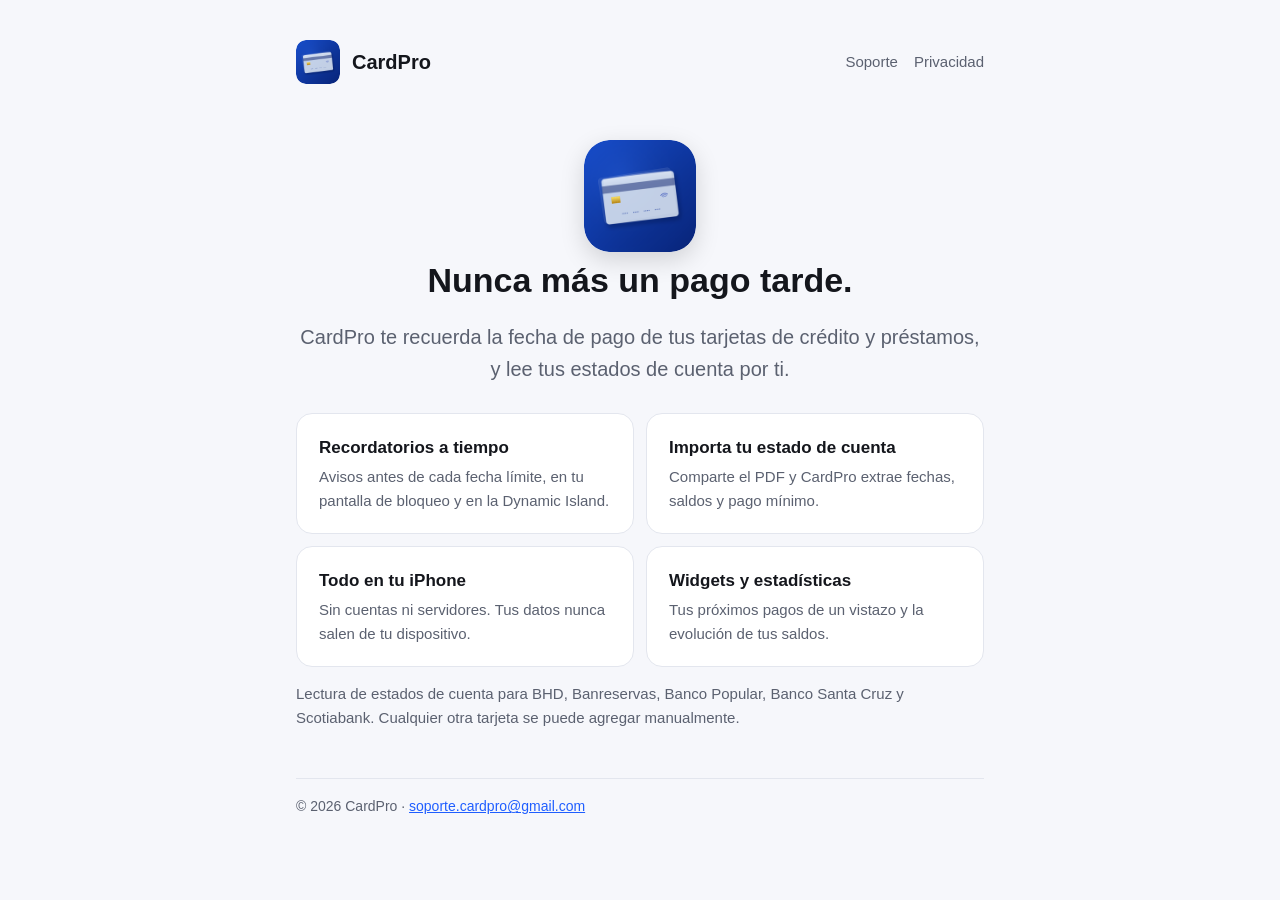
<file: index.html>
<!doctype html><html lang="es"><head><meta charset="utf-8"><meta name="viewport" content="width=device-width,initial-scale=1">
<title>CardPro</title><meta name="description" content="Recordatorios de pago para tus tarjetas de crédito y préstamos. Tus datos se quedan en tu iPhone.">
<link rel="icon" href="./icon.png"><link rel="apple-touch-icon" href="./apple-touch-icon.png"><link rel="stylesheet" href="./style.css"></head>
<body><main><header class="site"><img src="./icon.png" alt=""><a href="./">CardPro</a><nav><a href="./soporte/">Soporte</a><a href="./privacidad/">Privacidad</a></nav></header>
<section class="hero"><img src="icon.png" alt="Ícono de CardPro"><h1>Nunca más un pago tarde.</h1>
<p class="lead">CardPro te recuerda la fecha de pago de tus tarjetas de crédito y préstamos, y lee tus estados de cuenta por ti.</p></section>
<div class="grid">
<div class="card"><h3>Recordatorios a tiempo</h3><p>Avisos antes de cada fecha límite, en tu pantalla de bloqueo y en la Dynamic Island.</p></div>
<div class="card"><h3>Importa tu estado de cuenta</h3><p>Comparte el PDF y CardPro extrae fechas, saldos y pago mínimo.</p></div>
<div class="card"><h3>Todo en tu iPhone</h3><p>Sin cuentas ni servidores. Tus datos nunca salen de tu dispositivo.</p></div>
<div class="card"><h3>Widgets y estadísticas</h3><p>Tus próximos pagos de un vistazo y la evolución de tus saldos.</p></div>
</div>
<p class="muted">Lectura de estados de cuenta para BHD, Banreservas, Banco Popular, Banco Santa Cruz y Scotiabank. Cualquier otra tarjeta se puede agregar manualmente.</p>
<footer>© 2026 CardPro · <a href="mailto:soporte.cardpro@gmail.com">soporte.cardpro@gmail.com</a></footer></main></body></html>
</file>
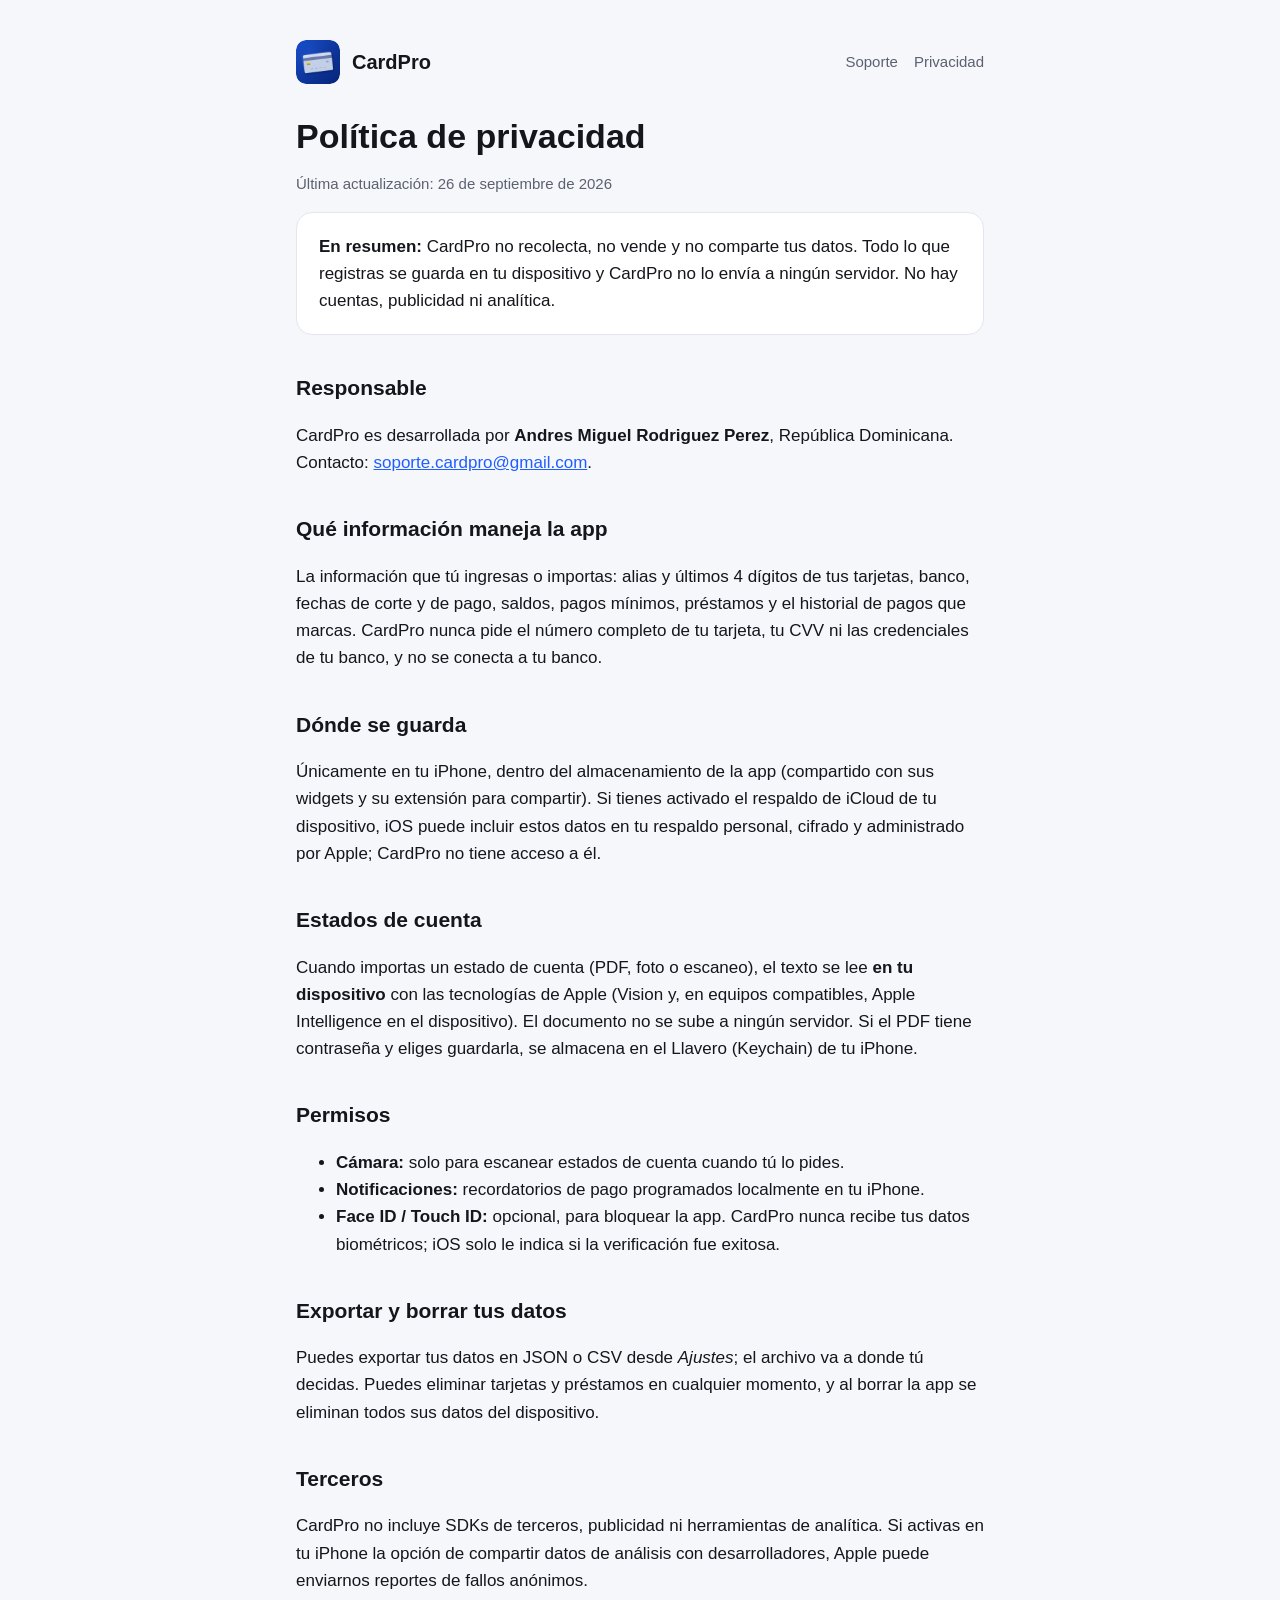
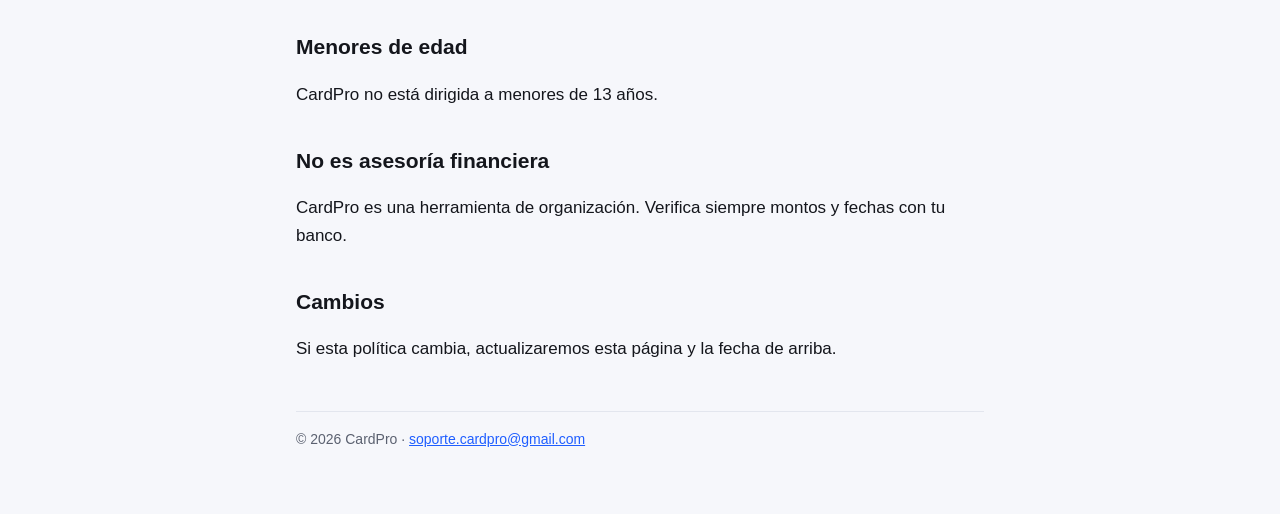
<file: privacidad/index.html>
<!doctype html><html lang="es"><head><meta charset="utf-8"><meta name="viewport" content="width=device-width,initial-scale=1">
<title>Política de privacidad · CardPro</title><meta name="description" content="Cómo CardPro trata tu información.">
<link rel="icon" href="../icon.png"><link rel="apple-touch-icon" href="../apple-touch-icon.png"><link rel="stylesheet" href="../style.css"></head>
<body><main><header class="site"><img src="../icon.png" alt=""><a href="../">CardPro</a><nav><a href="../soporte/">Soporte</a><a href="../privacidad/">Privacidad</a></nav></header>
<h1>Política de privacidad</h1>
<p class="muted">Última actualización: 26 de septiembre de 2026</p>
<div class="card"><strong>En resumen:</strong> CardPro no recolecta, no vende y no comparte tus datos. Todo lo que registras se guarda en tu dispositivo y CardPro no lo envía a ningún servidor. No hay cuentas, publicidad ni analítica.</div>

<h2>Responsable</h2>
<p>CardPro es desarrollada por <strong>Andres Miguel Rodriguez Perez</strong>, República Dominicana. Contacto: <a href="mailto:soporte.cardpro@gmail.com">soporte.cardpro@gmail.com</a>.</p>

<h2>Qué información maneja la app</h2>
<p>La información que tú ingresas o importas: alias y últimos 4 dígitos de tus tarjetas, banco, fechas de corte y de pago, saldos, pagos mínimos, préstamos y el historial de pagos que marcas. CardPro nunca pide el número completo de tu tarjeta, tu CVV ni las credenciales de tu banco, y no se conecta a tu banco.</p>

<h2>Dónde se guarda</h2>
<p>Únicamente en tu iPhone, dentro del almacenamiento de la app (compartido con sus widgets y su extensión para compartir). Si tienes activado el respaldo de iCloud de tu dispositivo, iOS puede incluir estos datos en tu respaldo personal, cifrado y administrado por Apple; CardPro no tiene acceso a él.</p>

<h2>Estados de cuenta</h2>
<p>Cuando importas un estado de cuenta (PDF, foto o escaneo), el texto se lee <strong>en tu dispositivo</strong> con las tecnologías de Apple (Vision y, en equipos compatibles, Apple Intelligence en el dispositivo). El documento no se sube a ningún servidor. Si el PDF tiene contraseña y eliges guardarla, se almacena en el Llavero (Keychain) de tu iPhone.</p>

<h2>Permisos</h2>
<ul>
<li><strong>Cámara:</strong> solo para escanear estados de cuenta cuando tú lo pides.</li>
<li><strong>Notificaciones:</strong> recordatorios de pago programados localmente en tu iPhone.</li>
<li><strong>Face ID / Touch ID:</strong> opcional, para bloquear la app. CardPro nunca recibe tus datos biométricos; iOS solo le indica si la verificación fue exitosa.</li>
</ul>

<h2>Exportar y borrar tus datos</h2>
<p>Puedes exportar tus datos en JSON o CSV desde <em>Ajustes</em>; el archivo va a donde tú decidas. Puedes eliminar tarjetas y préstamos en cualquier momento, y al borrar la app se eliminan todos sus datos del dispositivo.</p>

<h2>Terceros</h2>
<p>CardPro no incluye SDKs de terceros, publicidad ni herramientas de analítica. Si activas en tu iPhone la opción de compartir datos de análisis con desarrolladores, Apple puede enviarnos reportes de fallos anónimos.</p>

<h2>Menores de edad</h2>
<p>CardPro no está dirigida a menores de 13 años.</p>

<h2>No es asesoría financiera</h2>
<p>CardPro es una herramienta de organización. Verifica siempre montos y fechas con tu banco.</p>

<h2>Cambios</h2>
<p>Si esta política cambia, actualizaremos esta página y la fecha de arriba.</p>
<footer>© 2026 CardPro · <a href="mailto:soporte.cardpro@gmail.com">soporte.cardpro@gmail.com</a></footer></main></body></html>
</file>
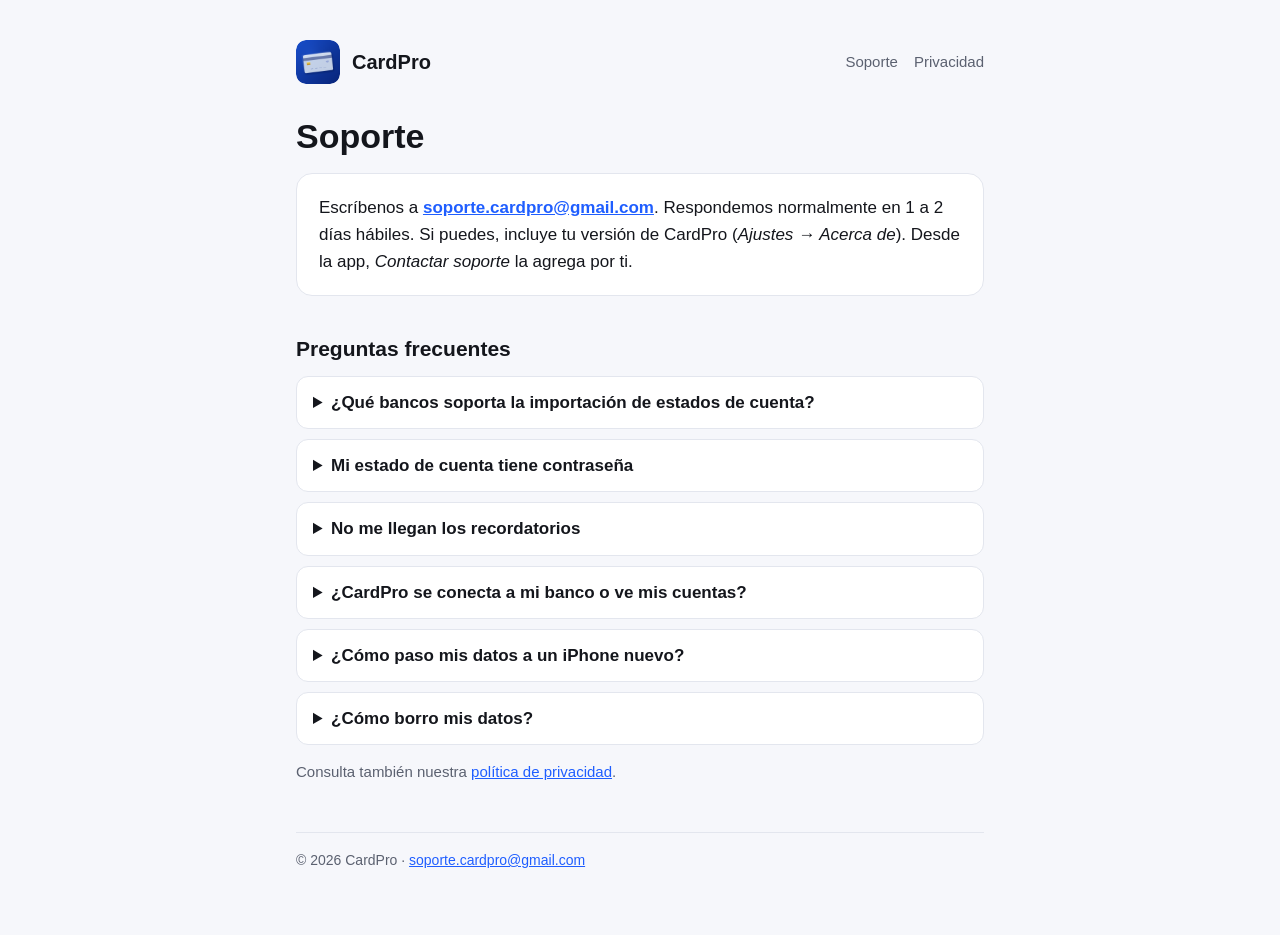
<file: soporte/index.html>
<!doctype html><html lang="es"><head><meta charset="utf-8"><meta name="viewport" content="width=device-width,initial-scale=1">
<title>Soporte · CardPro</title><meta name="description" content="Ayuda y contacto de CardPro.">
<link rel="icon" href="../icon.png"><link rel="apple-touch-icon" href="../apple-touch-icon.png"><link rel="stylesheet" href="../style.css"></head>
<body><main><header class="site"><img src="../icon.png" alt=""><a href="../">CardPro</a><nav><a href="../soporte/">Soporte</a><a href="../privacidad/">Privacidad</a></nav></header>
<h1>Soporte</h1>
<div class="card"><p style="margin:0">Escríbenos a <a href="mailto:soporte.cardpro@gmail.com?subject=Soporte%20CardPro"><strong>soporte.cardpro@gmail.com</strong></a>. Respondemos normalmente en 1 a 2 días hábiles. Si puedes, incluye tu versión de CardPro (<em>Ajustes → Acerca de</em>). Desde la app, <em>Contactar soporte</em> la agrega por ti.</p></div>
<h2>Preguntas frecuentes</h2>
<details><summary>¿Qué bancos soporta la importación de estados de cuenta?</summary><p>BHD, Banreservas, Banco Popular, Banco Santa Cruz y Scotiabank. Con otros bancos puedes agregar la tarjeta y sus saldos manualmente. Si tu banco cambió el formato y la lectura falla, escríbenos; nunca adjuntes estados de cuenta sin tapar tus datos sensibles.</p></details>
<details><summary>Mi estado de cuenta tiene contraseña</summary><p>CardPro te la pedirá al importar. Suele ser tu cédula o los últimos dígitos de la tarjeta. Puedes guardarla en el Llavero de tu iPhone para no escribirla cada mes.</p></details>
<details><summary>No me llegan los recordatorios</summary><p>Revisa <em>Configuración → Notificaciones → CardPro</em> y que estén permitidas. En la app, <em>Ajustes</em> muestra el estado de los permisos y la hora de los avisos. Los modos de concentración también pueden silenciarlos.</p></details>
<details><summary>¿CardPro se conecta a mi banco o ve mis cuentas?</summary><p>No. CardPro solo conoce lo que tú ingresas o importas, y no puede hacer pagos ni movimientos.</p></details>
<details><summary>¿Cómo paso mis datos a un iPhone nuevo?</summary><p>Si restauras tu iPhone desde un respaldo, tus datos vienen incluidos. También puedes ir a <em>Ajustes → Exportar</em> (formato JSON) y, en el iPhone nuevo, <em>Restaurar desde archivo</em>.</p></details>
<details><summary>¿Cómo borro mis datos?</summary><p>Elimina tarjetas o préstamos desde la lista deslizando hacia la izquierda, o borra la app para eliminarlo todo. No guardamos copia en ningún servidor.</p></details>
<p class="muted">Consulta también nuestra <a href="../privacidad/">política de privacidad</a>.</p>
<footer>© 2026 CardPro · <a href="mailto:soporte.cardpro@gmail.com">soporte.cardpro@gmail.com</a></footer></main></body></html>
</file>
<file: style.css>
:root{--bg:#f6f7fb;--card:#fff;--text:#14161c;--muted:#5b6170;--brand:#1f5eff;--line:#e3e6ee}
@media (prefers-color-scheme:dark){:root{--bg:#0e1015;--card:#171a21;--text:#eef0f5;--muted:#a1a7b5;--brand:#6c95ff;--line:#262a34}}
*{box-sizing:border-box}
body{margin:0;background:var(--bg);color:var(--text);font:17px/1.6 -apple-system,BlinkMacSystemFont,"Segoe UI",Roboto,sans-serif}
main{max-width:720px;margin:0 auto;padding:40px 16px 64px}
header.site{display:flex;align-items:center;gap:12px;margin-bottom:32px}
header.site img{width:44px;height:44px;border-radius:10px}
header.site a{color:inherit;text-decoration:none;font-weight:700;font-size:20px}
nav{margin-left:auto;display:flex;gap:16px;font-size:15px}
nav a{color:var(--muted)!important;font-weight:500!important;font-size:15px!important}
h1{font-size:34px;line-height:1.2;margin:0 0 12px}
h2{font-size:21px;margin:36px 0 8px}
p,li{color:var(--text)}
.lead{font-size:20px;color:var(--muted)}
.muted{color:var(--muted);font-size:15px}
a{color:var(--brand)}
.card{background:var(--card);border:1px solid var(--line);border-radius:16px;padding:20px 22px;margin:16px 0}
.hero{text-align:center;padding:24px 0 8px}
.hero img{width:112px;height:112px;border-radius:26px;box-shadow:0 8px 24px rgba(0,0,0,.15)}
.grid{display:grid;grid-template-columns:repeat(auto-fit,minmax(260px,1fr));gap:12px}
.grid .card{margin:0}
.grid h3{margin:0 0 4px;font-size:17px}
.grid p{margin:0;color:var(--muted);font-size:15px}
details{background:var(--card);border:1px solid var(--line);border-radius:12px;padding:12px 16px;margin:10px 0}
summary{cursor:pointer;font-weight:600}
footer{margin-top:48px;padding-top:16px;border-top:1px solid var(--line);color:var(--muted);font-size:14px}
</file>
